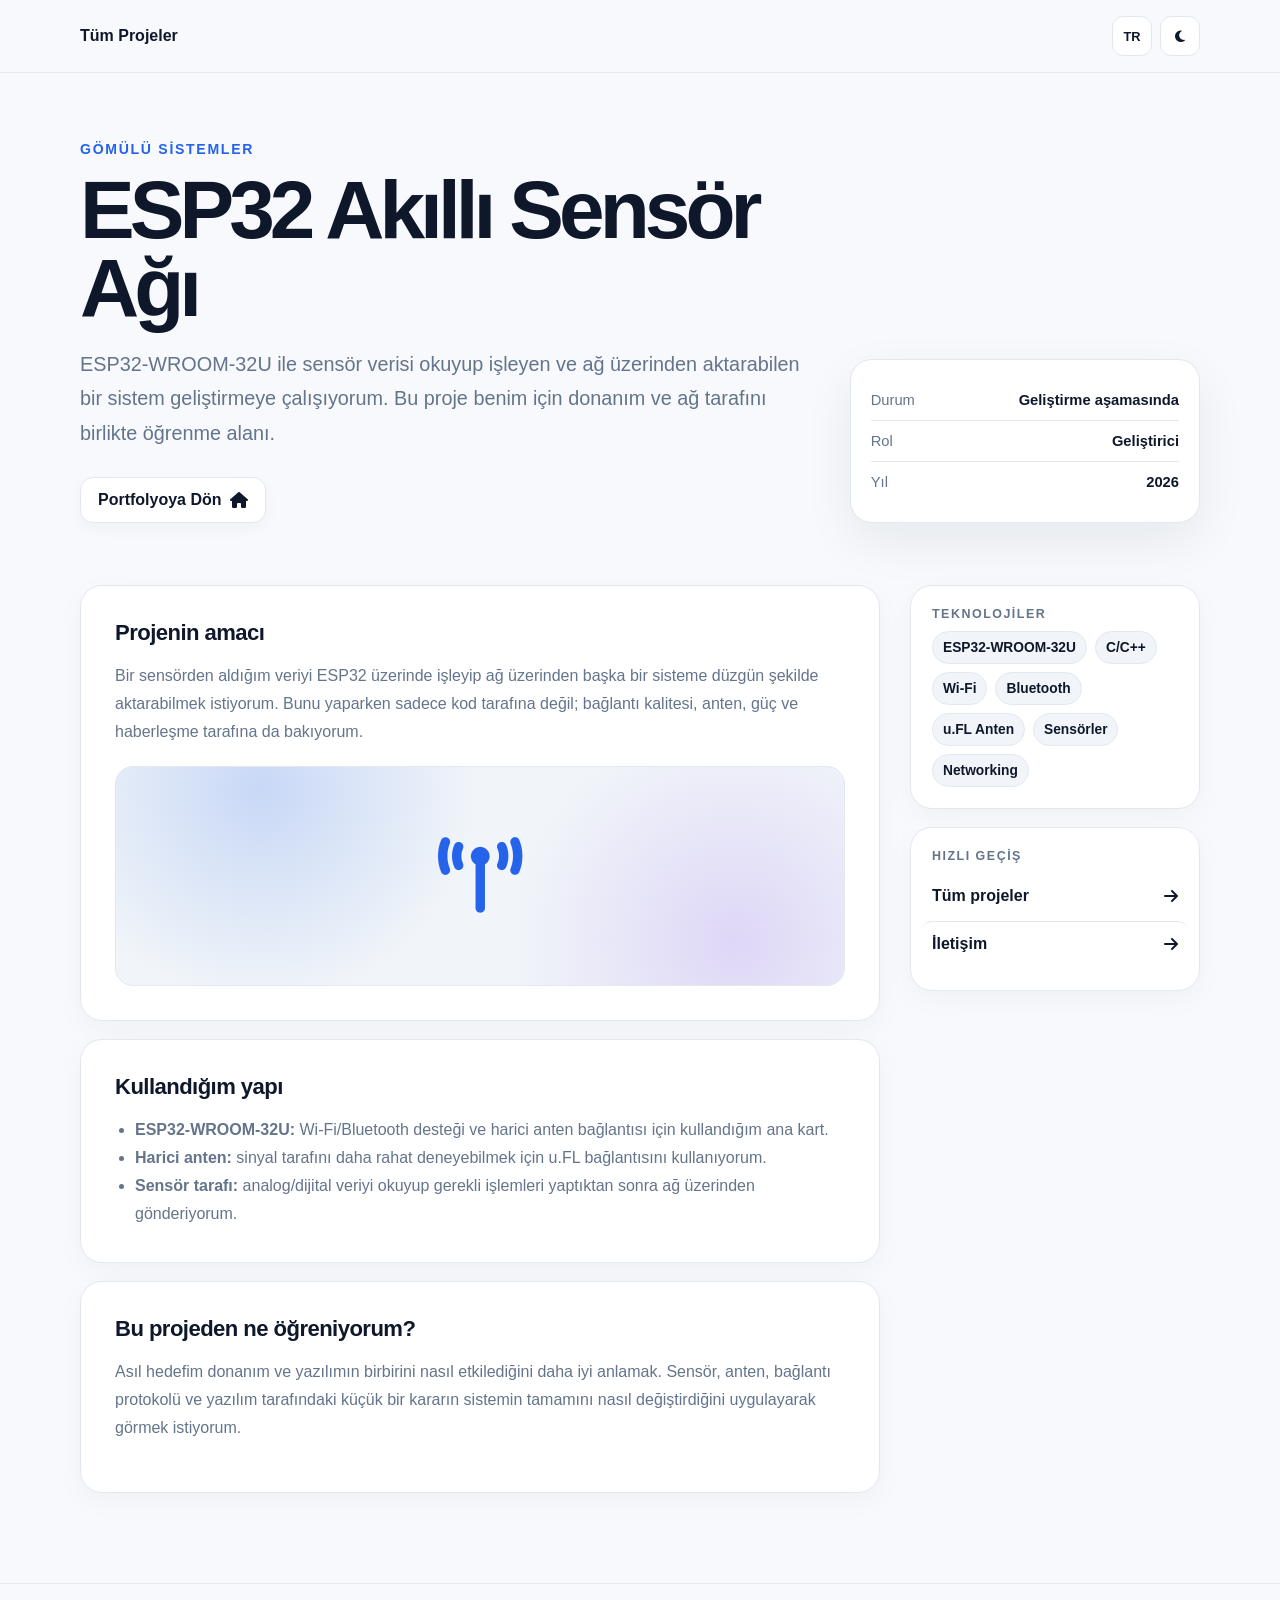
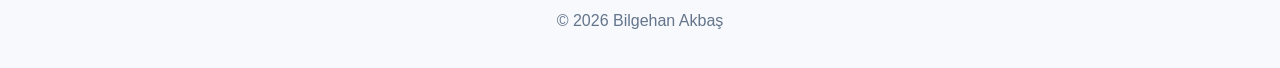
<file: esp32.html>
<!DOCTYPE html>
<html lang="tr"><head>
<meta charset="utf-8"/><meta content="width=device-width,initial-scale=1" name="viewport"/>
<title>ESP32 Akıllı Sensör Ağı — Bilgehan Akbaş</title><meta content="ESP32-WROOM-32U ve harici anten desteğiyle sensör verisini okumayı, işlemeyi ve ağ üzerinden merkezi sisteme aktarmayı hedefleyen gömülü sistem çalışması." name="description"/>
<link href="https://cdnjs.cloudflare.com/ajax/libs/font-awesome/6.7.2/css/all.min.css" rel="stylesheet"/><link href="project.css" rel="stylesheet"/>
</head><body>
<header class="topbar"><div class="shell topbar-inner"><a class="back" data-pi18n="back_projects" href="projects.html"><i class="fa-solid fa-arrow-left"></i>Tüm Projeler</a><div class="actions-top"><button aria-label="Dil değiştir" class="icon-btn" id="projectLangToggle">TR</button><button aria-label="Tema değiştir" class="icon-btn" id="themeToggle"></button></div></div></header>
<main>
<section class="hero"><div class="shell hero-grid">
<div class="reveal"><div class="eyebrow" data-pi18n="category">Gömülü Sistemler</div><h1 data-pi18n="title">ESP32 Akıllı Sensör Ağı</h1><p class="lead" data-pi18n="intro">ESP32-WROOM-32U ve harici anten desteğiyle sensör verisini okumayı, işlemeyi ve ağ üzerinden merkezi sisteme aktarmayı hedefleyen gömülü sistem çalışması.</p><div class="buttons"><a class="btn secondary" data-btn-i18n="portfolio" href="index.html#projeler"><i class="fa-solid fa-house"></i>Portfolyoya Dön</a></div></div>
<div class="meta reveal"><div class="meta-row"><span data-pi18n="status_label">Durum</span><span data-pi18n="status">Geliştirme aşamasında</span></div><div class="meta-row"><span data-pi18n="role_label">Rol</span><span data-pi18n="role">Geliştirici</span></div><div class="meta-row"><span data-pi18n="year_label">Yıl</span><span data-pi18n="year">2026</span></div></div>
</div></section>
<div class="shell content-grid"><article><section class="panel reveal" data-section-index="0"><h2 data-pi18n="section_0_title">Projenin amacı</h2><p>Fiziksel dünyadan alınan verileri güvenilir biçimde okuyup işleyen, ardından ağ üzerinden dijital ortama aktarabilen sağlam bir uç cihaz mimarisi kurmak. Çalışma; yalnızca yazılımı değil elektronik limitleri, sinyal kalitesini ve haberleşme katmanlarını da birlikte ele alıyor.</p><div class="visual"><i class="fa-solid fa-tower-broadcast"></i></div></section><section class="panel reveal" data-section-index="1"><h2 data-pi18n="section_1_title">Donanım yaklaşımı</h2><ul><li><strong>ESP32-WROOM-32U:</strong> Wi‑Fi/Bluetooth ve harici anten kullanımına uygun ana mikrodenetleyici.</li><li><strong>Harici anten:</strong> PCB antenin yetersiz kalabileceği ortamlarda u.FL üzerinden daha esnek RF kurulumu.</li><li><strong>Sensör katmanı:</strong> analog/dijital verinin okunması, filtrelenmesi ve aktarım öncesi işlenmesi.</li></ul></section><section class="panel reveal" data-section-index="2"><h2 data-pi18n="section_2_title">Öğrenme hedefi</h2><p>Donanım ile yazılım arasındaki sınırı daha iyi anlamak; ağ üzerinden veri taşıyan bir cihazda güç, sinyal, protokol ve veri işleme kararlarının birbirini nasıl etkilediğini uygulamalı görmek.</p></section></article><aside class="aside">
<div class="panel reveal"><div class="aside-title" data-pi18n="tech_title">Teknolojiler</div><div class="chips"><span class="chip">ESP32-WROOM-32U</span><span class="chip">C/C++</span><span class="chip">Wi‑Fi</span><span class="chip">Bluetooth</span><span class="chip">u.FL Anten</span><span class="chip">Sensörler</span><span class="chip">Networking</span></div></div>
<div class="panel reveal"><div class="aside-title" data-pi18n="quick_title">Hızlı Geçiş</div><a class="side-link" data-pi18n-link="all_projects" href="projects.html">Tüm projeler <i class="fa-solid fa-arrow-right"></i></a><a class="side-link" data-pi18n-link="contact" href="index.html#iletisim">İletişim <i class="fa-solid fa-arrow-right"></i></a></div>
</aside></div>
</main><footer class="footer"><div class="shell">© 2026 Bilgehan Akbaş</div></footer><script src="project.js"></script></body></html>
</file>
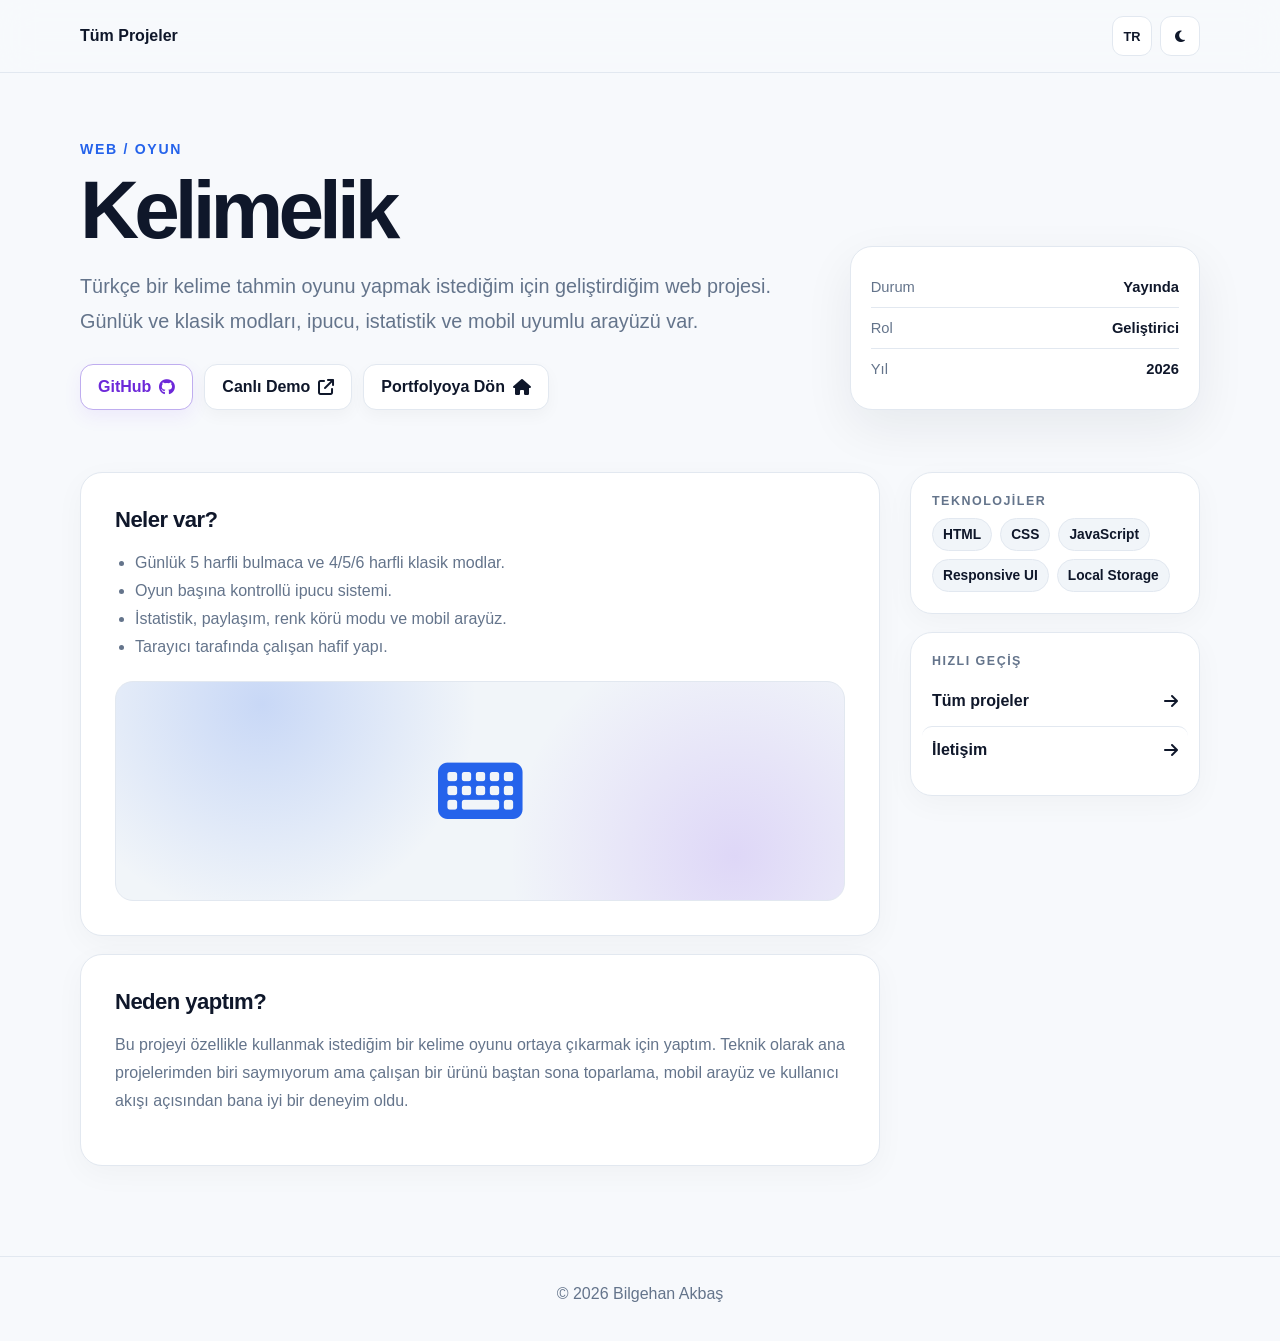
<file: kelimelik.html>
<!DOCTYPE html>
<html lang="tr"><head>
<meta charset="utf-8"/><meta content="width=device-width,initial-scale=1" name="viewport"/>
<title>Kelimelik — Bilgehan Akbaş</title><meta content="Gizli Türkçe kelimeyi sınırlı tahminle bulmaya dayanan, tarayıcıda çalışan kelime oyunu. Günlük ve klasik oyun modları, ipucu sistemi, istatistikler ve mobil uyumlu arayüz içerir." name="description"/>
<link href="https://cdnjs.cloudflare.com/ajax/libs/font-awesome/6.7.2/css/all.min.css" rel="stylesheet"/><link href="project.css" rel="stylesheet"/>
</head><body>
<header class="topbar"><div class="shell topbar-inner"><a class="back" data-pi18n="back_projects" href="projects.html"><i class="fa-solid fa-arrow-left"></i>Tüm Projeler</a><div class="actions-top"><button aria-label="Dil değiştir" class="icon-btn" id="projectLangToggle">TR</button><button aria-label="Tema değiştir" class="icon-btn" id="themeToggle"></button></div></div></header>
<main>
<section class="hero"><div class="shell hero-grid">
<div class="reveal"><div class="eyebrow" data-pi18n="category">Web / Oyun</div><h1 data-pi18n="title">Kelimelik</h1><p class="lead" data-pi18n="intro">Gizli Türkçe kelimeyi sınırlı tahminle bulmaya dayanan, tarayıcıda çalışan kelime oyunu. Günlük ve klasik oyun modları, ipucu sistemi, istatistikler ve mobil uyumlu arayüz içerir.</p><div class="buttons"><a class="btn primary" data-btn-i18n="github" href="https://github.com/BilgehanAkbas/Kelimelik" rel="noopener" target="_blank"><i class="fa-brands fa-github"></i>GitHub</a><a class="btn secondary" data-btn-i18n="live" href="https://kelime-lik.vercel.app/" rel="noopener" target="_blank"><i class="fa-solid fa-arrow-up-right-from-square"></i>Canlı Demo</a><a class="btn secondary" data-btn-i18n="portfolio" href="index.html#projeler"><i class="fa-solid fa-house"></i>Portfolyoya Dön</a></div></div>
<div class="meta reveal"><div class="meta-row"><span data-pi18n="status_label">Durum</span><span data-pi18n="status">Yayında</span></div><div class="meta-row"><span data-pi18n="role_label">Rol</span><span data-pi18n="role">Geliştirici</span></div><div class="meta-row"><span data-pi18n="year_label">Yıl</span><span data-pi18n="year">2026</span></div></div>
</div></section>
<div class="shell content-grid"><article><section class="panel reveal" data-section-index="0"><h2 data-pi18n="section_0_title">Neler var?</h2><ul><li>Günlük 5 harfli bulmaca ve 4/5/6 harfli klasik modlar.</li><li>Oyun başına kontrollü ipucu sistemi.</li><li>İstatistik, paylaşım, renk körü modu ve mobil arayüz.</li><li>Tarayıcı tarafında çalışan hafif yapı.</li></ul><div class="visual"><i class="fa-solid fa-keyboard"></i></div></section><section class="panel reveal" data-section-index="1"><h2 data-pi18n="section_1_title">Bu projeyi nasıl konumluyorum?</h2><p>Kelimelik, ürün fikrini hızlıca çalışan bir web deneyimine dönüştürmek amacıyla geliştirdiğim bir yan proje. Ana portfolyoda öne çıkardığım iki teknik çalışmadan biri değil; yine de ürünleştirme, responsive arayüz ve kullanıcı akışı açısından proje arşivimde yer alıyor.</p></section></article><aside class="aside">
<div class="panel reveal"><div class="aside-title" data-pi18n="tech_title">Teknolojiler</div><div class="chips"><span class="chip">HTML</span><span class="chip">CSS</span><span class="chip">JavaScript</span><span class="chip">Responsive UI</span><span class="chip">Local Storage</span></div></div>
<div class="panel reveal"><div class="aside-title" data-pi18n="quick_title">Hızlı Geçiş</div><a class="side-link" data-pi18n-link="all_projects" href="projects.html">Tüm projeler <i class="fa-solid fa-arrow-right"></i></a><a class="side-link" data-pi18n-link="contact" href="index.html#iletisim">İletişim <i class="fa-solid fa-arrow-right"></i></a></div>
</aside></div>
</main><footer class="footer"><div class="shell">© 2026 Bilgehan Akbaş</div></footer><script src="project.js"></script></body></html>
</file>
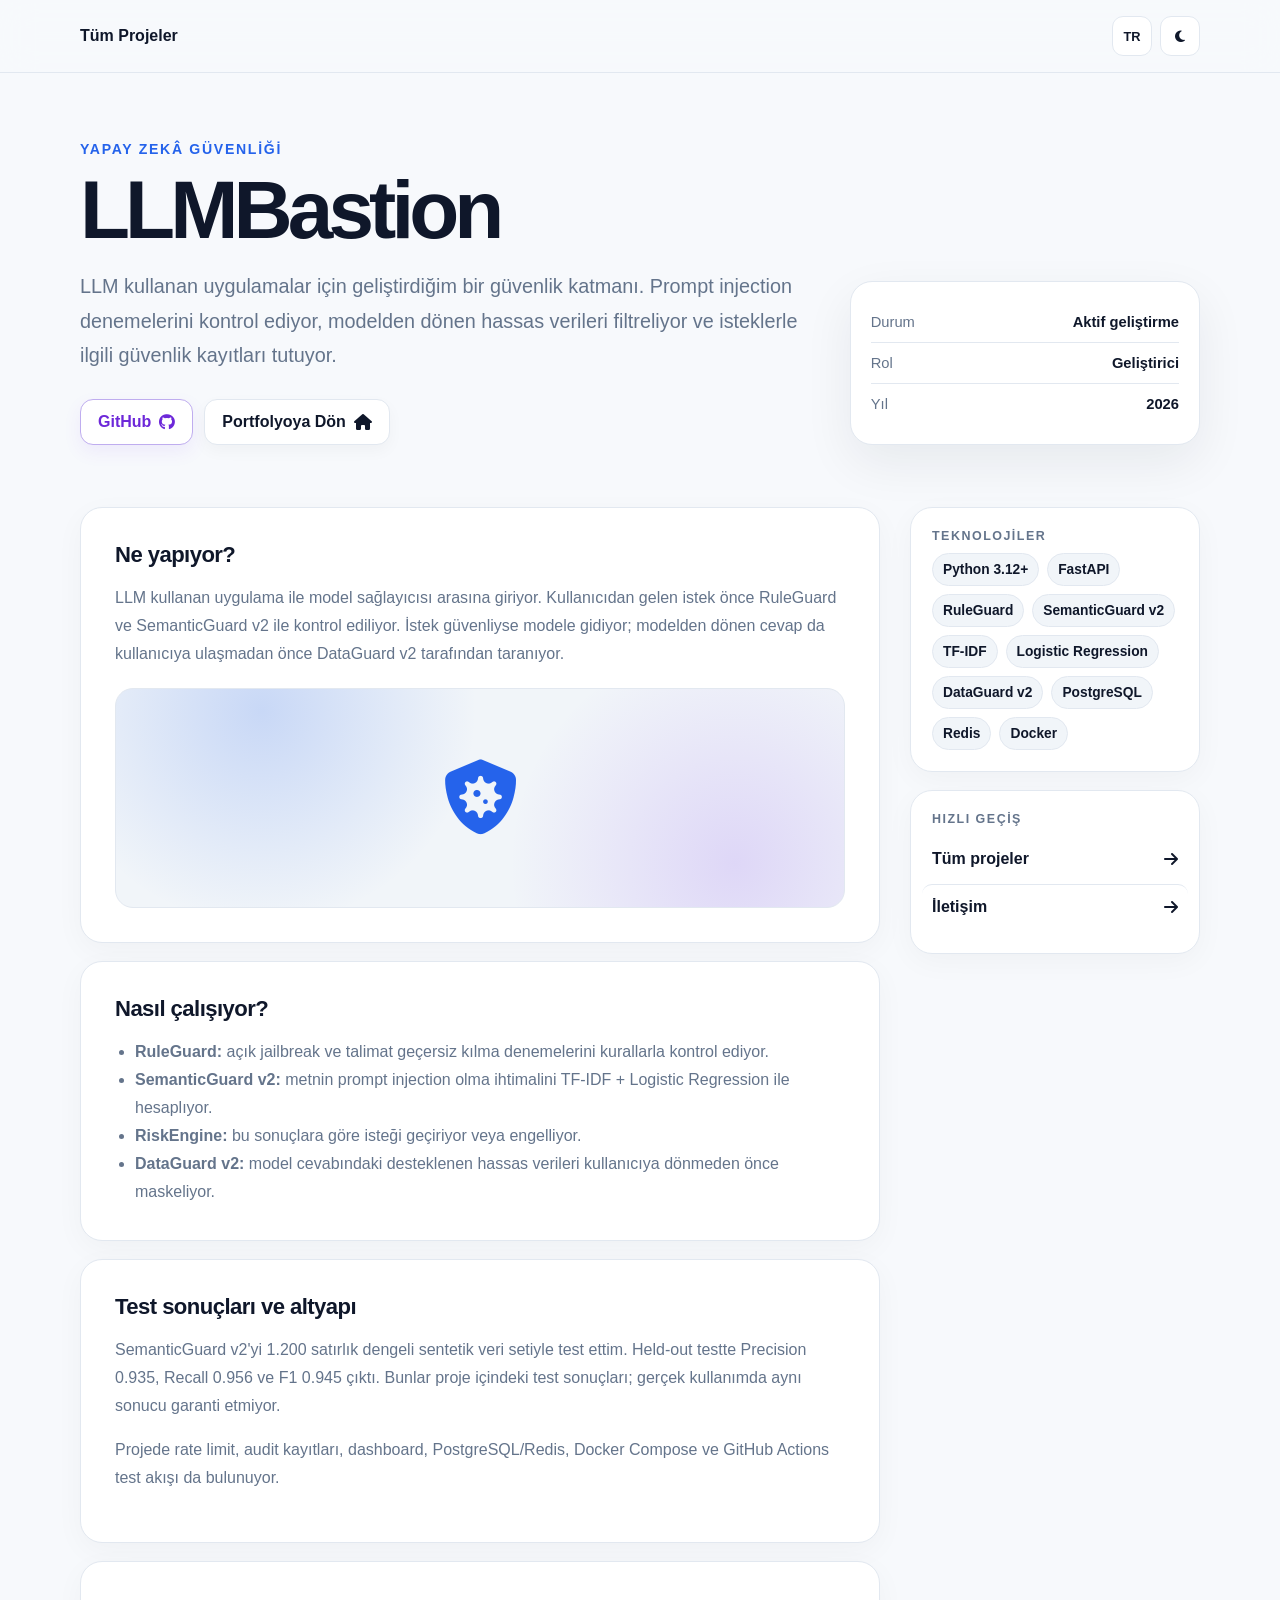
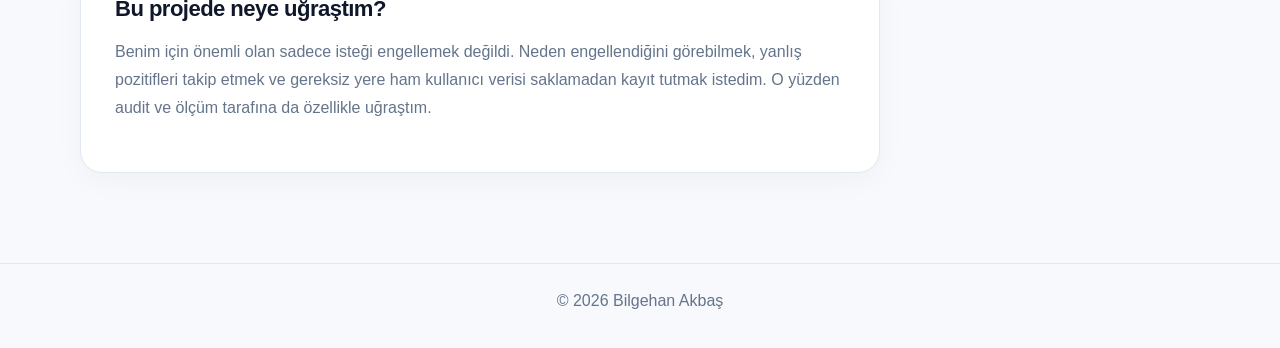
<file: llm-bastion.html>
<!DOCTYPE html>
<html lang="tr"><head>
<meta charset="utf-8"/><meta content="width=device-width,initial-scale=1" name="viewport"/>
<title>LLMBastion — Bilgehan Akbaş</title><meta content="Türkçe, İngilizce ve karma dil girdilerinde prompt injection tespiti, hassas çıktı koruması ve güvenlik gözlemlenebilirliği sağlayan self-hosted, API-first LLM güvenlik gateway'i." name="description"/>
<link href="https://cdnjs.cloudflare.com/ajax/libs/font-awesome/6.7.2/css/all.min.css" rel="stylesheet"/><link href="project.css" rel="stylesheet"/>
</head><body>
<header class="topbar"><div class="shell topbar-inner"><a class="back" data-pi18n="back_projects" href="projects.html"><i class="fa-solid fa-arrow-left"></i>Tüm Projeler</a><div class="actions-top"><button aria-label="Dil değiştir" class="icon-btn" id="projectLangToggle">TR</button><button aria-label="Tema değiştir" class="icon-btn" id="themeToggle"></button></div></div></header>
<main>
<section class="hero"><div class="shell hero-grid">
<div class="reveal"><div class="eyebrow" data-pi18n="category">Yapay Zekâ Güvenliği</div><h1 data-pi18n="title">LLMBastion</h1><p class="lead" data-pi18n="intro">Türkçe, İngilizce ve karma dil girdilerinde prompt injection tespiti, hassas çıktı koruması ve güvenlik gözlemlenebilirliği sağlayan self-hosted, API-first LLM güvenlik gateway'i.</p><div class="buttons"><a class="btn primary" data-btn-i18n="github" href="https://github.com/BilgehanAkbas/LLMBastion" rel="noopener" target="_blank"><i class="fa-brands fa-github"></i>GitHub</a><a class="btn secondary" data-btn-i18n="portfolio" href="index.html#projeler"><i class="fa-solid fa-house"></i>Portfolyoya Dön</a></div></div>
<div class="meta reveal"><div class="meta-row"><span data-pi18n="status_label">Durum</span><span data-pi18n="status">Aktif geliştirme</span></div><div class="meta-row"><span data-pi18n="role_label">Rol</span><span data-pi18n="role">Geliştirici</span></div><div class="meta-row"><span data-pi18n="year_label">Yıl</span><span data-pi18n="year">2026</span></div></div>
</div></section>
<div class="shell content-grid"><article><section class="panel reveal" data-section-index="0"><h2 data-pi18n="section_0_title">Ne çözüyor?</h2><p>LLM kullanan bir uygulama ile model sağlayıcısı arasına güvenlik katmanı olarak yerleşir. İstek model sağlayıcısına gitmeden önce RuleGuard ve SemanticGuard v2 tarafından incelenir; izin verilen model yanıtı kullanıcıya dönmeden önce DataGuard v2 tarafından hassas veri açısından taranır.</p><div class="visual"><i class="fa-solid fa-shield-virus"></i></div></section><section class="panel reveal" data-section-index="1"><h2 data-pi18n="section_1_title">Güvenlik hattı</h2><ul><li><strong>RuleGuard:</strong> açık talimat geçersiz kılma, jailbreak, sistem promptu çıkarma ve güvenlik atlatma denemelerini deterministik kurallarla yakalar.</li><li><strong>SemanticGuard v2:</strong> TF-IDF + Logistic Regression ile çok dilli prompt-injection olasılığı üretir.</li><li><strong>RiskEngine:</strong> test edilmiş eşiklere göre block/allow kararı verir.</li><li><strong>DataGuard v2:</strong> e-posta, Türk telefon numarası, JWT, özel anahtar blokları, doğrulanmış IBAN ve Luhn-geçerli kart numaraları gibi hassas çıktıları redakte eder.</li></ul></section><section class="panel reveal" data-section-index="2"><h2 data-pi18n="section_2_title">Ölçüm ve mimari</h2><p>SemanticGuard v2 için 1.200 satırlık dengeli sentetik veri seti üzerinde grup-duyarlı ayrım kullanıldı. Held-out değerlendirmede Precision 0.935, Recall 0.956 ve F1 0.945 elde edildi. Bu değerler proje içi kontrollü test sonucudur; üretim garantisi değildir.</p><p>Gateway ayrıca rate limiting, provider abstraction, audit/telemetry, dashboard, PostgreSQL/Redis destekli Docker Compose yapısı ve GitHub Actions test hattı içerir.</p></section><section class="panel reveal" data-section-index="3"><h2 data-pi18n="section_3_title">Benim odağım</h2><p>Projede yalnızca bir LLM API sarmalayıcısı yapmak yerine, güvenlik kararının neden verildiğini izlenebilir hale getirmeye; yanlış pozitif/negatif dengesini ölçmeye; ham prompt ve model yanıtlarını gereksiz yere saklamadan audit üretmeye odaklandım.</p></section></article><aside class="aside">
<div class="panel reveal"><div class="aside-title" data-pi18n="tech_title">Teknolojiler</div><div class="chips"><span class="chip">Python 3.12+</span><span class="chip">FastAPI</span><span class="chip">RuleGuard</span><span class="chip">SemanticGuard v2</span><span class="chip">TF-IDF</span><span class="chip">Logistic Regression</span><span class="chip">DataGuard v2</span><span class="chip">PostgreSQL</span><span class="chip">Redis</span><span class="chip">Docker</span></div></div>
<div class="panel reveal"><div class="aside-title" data-pi18n="quick_title">Hızlı Geçiş</div><a class="side-link" data-pi18n-link="all_projects" href="projects.html">Tüm projeler <i class="fa-solid fa-arrow-right"></i></a><a class="side-link" data-pi18n-link="contact" href="index.html#iletisim">İletişim <i class="fa-solid fa-arrow-right"></i></a></div>
</aside></div>
</main><footer class="footer"><div class="shell">© 2026 Bilgehan Akbaş</div></footer><script src="project.js"></script></body></html>
</file>
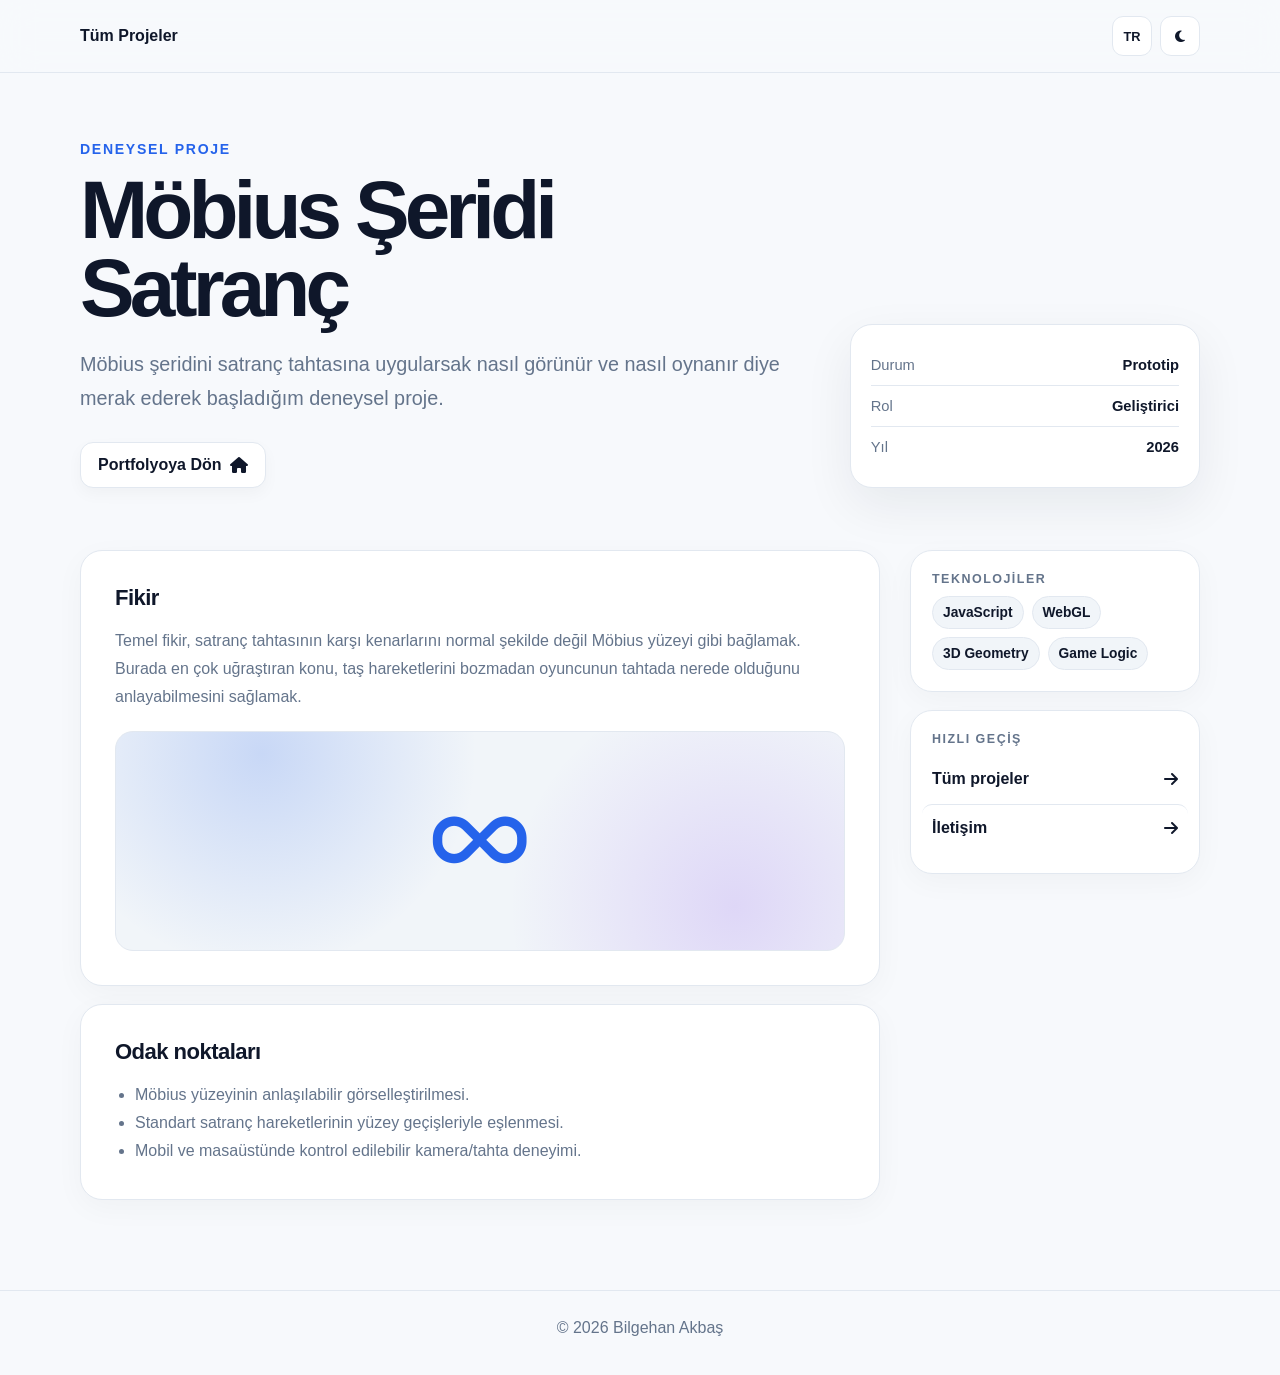
<file: mobius-chess.html>
<!DOCTYPE html>
<html lang="tr"><head>
<meta charset="utf-8"/><meta content="width=device-width,initial-scale=1" name="viewport"/>
<title>Möbius Şeridi Satranç — Bilgehan Akbaş</title><meta content="Standart satranç fikrini tek yüzeyli Möbius topolojisine taşıyan deneysel bir oyun arayüzü ve görselleştirme çalışması." name="description"/>
<link href="https://cdnjs.cloudflare.com/ajax/libs/font-awesome/6.7.2/css/all.min.css" rel="stylesheet"/><link href="project.css" rel="stylesheet"/>
</head><body>
<header class="topbar"><div class="shell topbar-inner"><a class="back" data-pi18n="back_projects" href="projects.html"><i class="fa-solid fa-arrow-left"></i>Tüm Projeler</a><div class="actions-top"><button aria-label="Dil değiştir" class="icon-btn" id="projectLangToggle">TR</button><button aria-label="Tema değiştir" class="icon-btn" id="themeToggle"></button></div></div></header>
<main>
<section class="hero"><div class="shell hero-grid">
<div class="reveal"><div class="eyebrow" data-pi18n="category">Deneysel Proje</div><h1 data-pi18n="title">Möbius Şeridi Satranç</h1><p class="lead" data-pi18n="intro">Standart satranç fikrini tek yüzeyli Möbius topolojisine taşıyan deneysel bir oyun arayüzü ve görselleştirme çalışması.</p><div class="buttons"><a class="btn secondary" data-btn-i18n="portfolio" href="index.html#projeler"><i class="fa-solid fa-house"></i>Portfolyoya Dön</a></div></div>
<div class="meta reveal"><div class="meta-row"><span data-pi18n="status_label">Durum</span><span data-pi18n="status">Prototip</span></div><div class="meta-row"><span data-pi18n="role_label">Rol</span><span data-pi18n="role">Geliştirici</span></div><div class="meta-row"><span data-pi18n="year_label">Yıl</span><span data-pi18n="year">2026</span></div></div>
</div></section>
<div class="shell content-grid"><article><section class="panel reveal" data-section-index="0"><h2 data-pi18n="section_0_title">Fikir</h2><p>Tahta kenarlarının klasik düzlem yerine Möbius yüzeyi üzerinden bağlandığı bir satranç varyantını görsel ve oynanabilir hale getirmeyi amaçlıyor. En zor kısım, oyuncunun yön duygusunu kaybetmeden taş hareketlerini topolojiyle tutarlı göstermektir.</p><div class="visual"><i class="fa-solid fa-infinity"></i></div></section><section class="panel reveal" data-section-index="1"><h2 data-pi18n="section_1_title">Odak noktaları</h2><ul><li>Möbius yüzeyinin anlaşılabilir görselleştirilmesi.</li><li>Standart satranç hareketlerinin yüzey geçişleriyle eşlenmesi.</li><li>Mobil ve masaüstünde kontrol edilebilir kamera/tahta deneyimi.</li></ul></section></article><aside class="aside">
<div class="panel reveal"><div class="aside-title" data-pi18n="tech_title">Teknolojiler</div><div class="chips"><span class="chip">JavaScript</span><span class="chip">WebGL</span><span class="chip">3D Geometry</span><span class="chip">Game Logic</span></div></div>
<div class="panel reveal"><div class="aside-title" data-pi18n="quick_title">Hızlı Geçiş</div><a class="side-link" data-pi18n-link="all_projects" href="projects.html">Tüm projeler <i class="fa-solid fa-arrow-right"></i></a><a class="side-link" data-pi18n-link="contact" href="index.html#iletisim">İletişim <i class="fa-solid fa-arrow-right"></i></a></div>
</aside></div>
</main><footer class="footer"><div class="shell">© 2026 Bilgehan Akbaş</div></footer><script src="project.js"></script></body></html>
</file>
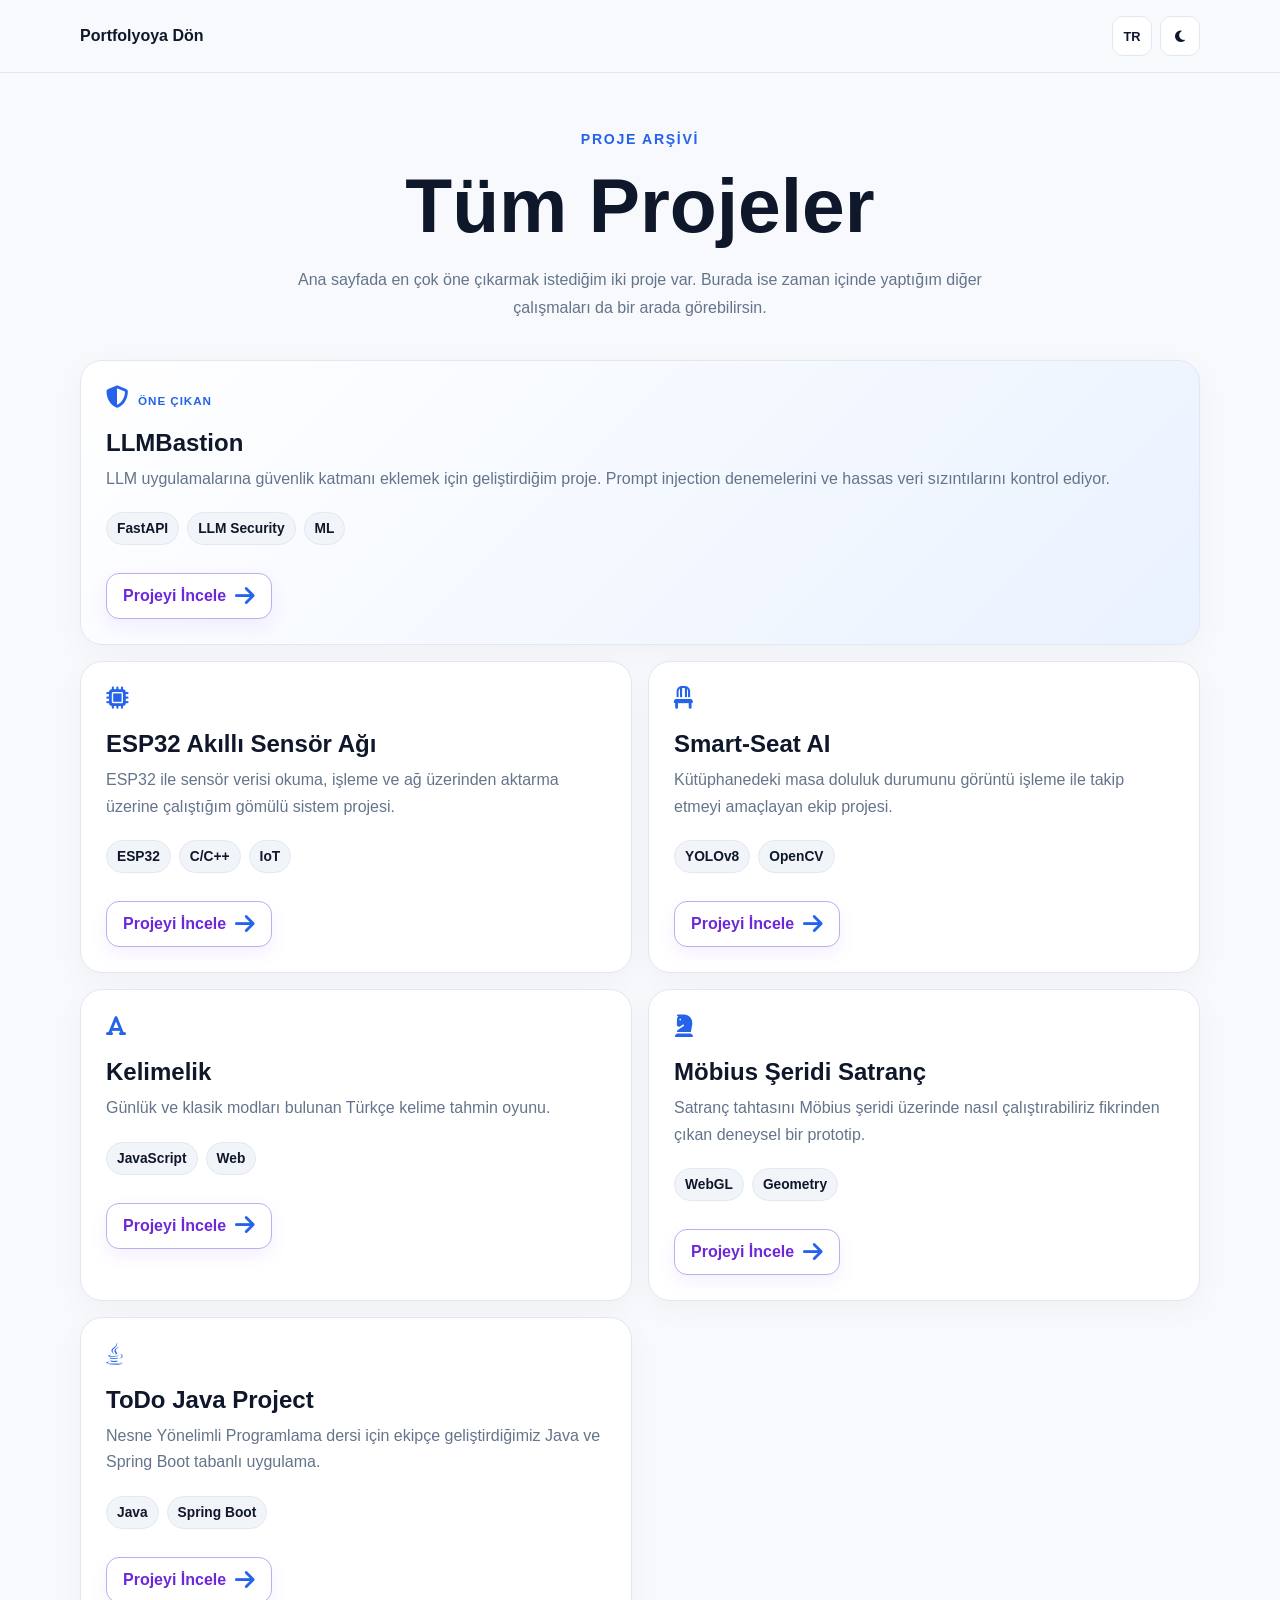
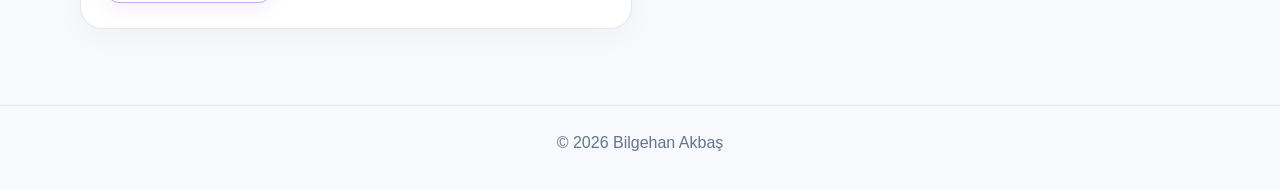
<file: projects.html>
<!DOCTYPE html>

<html lang="tr"><head>
<meta charset="utf-8"/><meta content="width=device-width,initial-scale=1" name="viewport"/><title>Projeler — Bilgehan Akbaş</title>
<meta content="Bilgehan Akbaş'ın yapay zekâ güvenliği, gömülü sistemler, görüntü işleme ve web projeleri." name="description"/>
<link href="https://cdnjs.cloudflare.com/ajax/libs/font-awesome/6.7.2/css/all.min.css" rel="stylesheet"/><link href="project.css" rel="stylesheet"/>
<style>
.archive{padding:58px 0 76px}.archive-head{text-align:center;max-width:760px;margin:0 auto 38px}.archive-head h1{font-size:clamp(2.6rem,6vw,4.8rem);margin:0 0 16px}.archive-head p{color:var(--muted);line-height:1.75}.archive-grid{display:grid;grid-template-columns:repeat(2,1fr);gap:16px}.archive-card{background:var(--surface);border:1px solid var(--line);border-radius:22px;padding:25px;text-decoration:none;display:flex;flex-direction:column;min-height:245px;transition:transform .2s ease,border-color .2s ease;box-shadow:0 8px 30px rgba(15,23,42,.035)}.archive-card:hover{transform:translateY(-3px);border-color:var(--primary)}.archive-card.featured{grid-column:span 2;background:linear-gradient(135deg,var(--surface),var(--primary-soft))}.archive-card i{font-size:1.4rem;color:var(--primary)}.archive-card h2{margin:20px 0 9px;font-size:1.5rem}.archive-card p{margin:0;color:var(--muted);line-height:1.65}.archive-card .chips{margin-top:auto;padding-top:20px}.flag{font-size:.73rem;font-weight:850;color:var(--primary);letter-spacing:.08em;text-transform:uppercase;margin-left:10px}@media(max-width:700px){.archive-grid{grid-template-columns:1fr}.archive-card.featured{grid-column:auto}}

@media(max-width:700px){
  .archive{padding:36px 0 calc(48px + var(--safe-bottom))}
  .archive-head{margin-bottom:26px}
  .archive-head h1{font-size:clamp(2.45rem,13vw,3.5rem);margin-bottom:12px}
  .archive-head p{font-size:.94rem;line-height:1.62}
  .archive-grid{gap:11px}
  .archive-card{min-height:0;padding:20px;border-radius:18px}
  .archive-card h2{font-size:1.28rem;margin:15px 0 7px}
  .archive-card p{font-size:.91rem;line-height:1.58}
  .archive-card .chips{padding-top:16px}
}


.archive-card i{transition:transform .22s ease}
.archive-card:hover i{transform:translateY(-2px) scale(1.08)}
.archive-card .chip{transition:border-color .2s ease,background .2s ease}
.archive-card:hover .chip{border-color:color-mix(in srgb,var(--primary) 25%,var(--line))}
@media(max-width:700px){.archive-card:hover i{transform:none}}


.archive-actions .btn{
  position:relative;
  overflow:hidden;
  transition:transform .2s cubic-bezier(.2,.8,.2,1),box-shadow .2s ease;
}
.archive-actions .btn::before{
  content:"";position:absolute;inset:-2px;
  background:linear-gradient(110deg,transparent 25%,rgba(255,255,255,.22) 45%,transparent 65%);
  transform:translateX(-135%);transition:transform .5s ease;pointer-events:none;
}
.archive-actions .btn:hover::before{transform:translateX(135%)}
.archive-actions .btn:hover{transform:translateY(-2px) scale(1.018)}
.archive-actions .btn:active{transform:scale(.982)}
.archive-actions .btn i{transition:transform .2s ease}
.archive-actions .btn:hover i{transform:translateX(4px)}
@media(max-width:700px){
  .archive-actions .btn{width:100%;justify-content:center}
  .archive-actions .btn:hover{transform:none}
}
@media(prefers-reduced-motion:reduce){
  .archive-actions .btn::before{display:none}
  .archive-actions .btn:hover{transform:none}
}


.archive-head .eyebrow{
  font-size:.88rem;
  letter-spacing:.12em;
}
.archive-actions{
  margin-top:24px;
  padding-top:2px;
}
.archive-actions .btn{
  min-height:46px;
  padding:0 16px;
  border-radius:13px;
  gap:9px;
  background:linear-gradient(135deg,#2563eb,#4f46e5);
  color:#fff;
  border-color:transparent;
  box-shadow:0 9px 22px rgba(37,99,235,.18);
}
.archive-actions .btn:hover{
  background:linear-gradient(135deg,#1d4ed8,#4338ca);
  box-shadow:0 13px 28px rgba(37,99,235,.25);
}
.archive-content .chips{margin-bottom:2px}
@media(max-width:700px){
  .archive-head .eyebrow{font-size:.8rem}
  .archive-actions{margin-top:20px}
}

/* V9 lighter archive CTA */
.archive-actions .btn{
  background:var(--surface)!important;
  color:#6d28d9!important;
  border:1px solid color-mix(in srgb,#7c3aed 34%,var(--line))!important;
  box-shadow:0 7px 18px rgba(124,58,237,.08)!important;
}
.archive-actions .btn:hover{
  background:color-mix(in srgb,#7c3aed 8%,var(--surface))!important;
  color:#5b21b6!important;
  border-color:color-mix(in srgb,#7c3aed 56%,var(--line))!important;
  box-shadow:0 10px 24px rgba(124,58,237,.13)!important;
}
body.dark .archive-actions .btn{
  background:color-mix(in srgb,#7c3aed 10%,var(--surface))!important;
  color:#c4b5fd!important;
}

</style></head><body>
<header class="topbar"><div class="shell topbar-inner"><a class="back" data-pi18n="back_portfolio" href="index.html#projeler"><i class="fa-solid fa-arrow-left"></i>Portfolyoya Dön</a><div class="actions-top"><button aria-label="Dil değiştir" class="icon-btn" id="projectLangToggle">TR</button><button aria-label="Tema değiştir" class="icon-btn" id="themeToggle"></button></div></div></header>
<main class="archive"><div class="shell">
<div class="archive-head reveal"><div class="eyebrow" data-pi18n="archive_kicker">Proje Arşivi</div><h1 data-pi18n="archive_title">Tüm Projeler</h1><p data-pi18n="archive_desc">Ana sayfada en güçlü iki çalışmayı öne çıkarıyorum. Burada ise tamamladığım, denediğim veya öğrenme amacıyla geliştirdiğim diğer işleri de görebilirsin.</p></div>
<div class="archive-grid">
<article class="archive-card featured reveal"><div class="archive-content"><div><i class="fa-solid fa-shield-halved"></i><span class="flag" data-pi18n="featured">Öne çıkan</span></div><h2 data-pi18n="llm_title">LLMBastion</h2><p data-pi18n="llm_desc">Prompt injection tespiti, hassas çıktı koruması, audit ve telemetry sağlayan LLM security gateway.</p><div class="chips"><span class="chip">FastAPI</span><span class="chip">LLM Security</span><span class="chip">ML</span></div></div><div class="archive-actions"><a class="btn btn-primary" href="llm-bastion.html"><span data-pi18n="view_project">Projeyi İncele</span><i class="fa-solid fa-arrow-right"></i></a></div></article>
<article class="archive-card reveal"><div class="archive-content"><i class="fa-solid fa-microchip"></i><h2 data-pi18n="esp_title">ESP32 Akıllı Sensör Ağı</h2><p data-pi18n="esp_desc">Gömülü sistem, sensör işleme ve ağ haberleşmesi odağında uç cihaz çalışması.</p><div class="chips"><span class="chip">ESP32</span><span class="chip">C/C++</span><span class="chip">IoT</span></div></div><div class="archive-actions"><a class="btn btn-primary" href="esp32.html"><span data-pi18n="view_project">Projeyi İncele</span><i class="fa-solid fa-arrow-right"></i></a></div></article>
<article class="archive-card reveal"><div class="archive-content"><i class="fa-solid fa-chair"></i><h2 data-pi18n="smart_title">Smart-Seat AI</h2><p data-pi18n="smart_desc">Kütüphane masa doluluk durumunu görüntü işleme ile sınıflandıran ekip projesi.</p><div class="chips"><span class="chip">YOLOv8</span><span class="chip">OpenCV</span></div></div><div class="archive-actions"><a class="btn btn-primary" href="smart-seat.html"><span data-pi18n="view_project">Projeyi İncele</span><i class="fa-solid fa-arrow-right"></i></a></div></article>
<article class="archive-card reveal"><div class="archive-content"><i class="fa-solid fa-font"></i><h2 data-pi18n="kelimelik_title">Kelimelik</h2><p data-pi18n="kelimelik_desc">Günlük ve klasik modları bulunan Türkçe kelime tahmin oyunu.</p><div class="chips"><span class="chip">JavaScript</span><span class="chip">Web</span></div></div><div class="archive-actions"><a class="btn btn-primary" href="kelimelik.html"><span data-pi18n="view_project">Projeyi İncele</span><i class="fa-solid fa-arrow-right"></i></a></div></article>
<article class="archive-card reveal"><div class="archive-content"><i class="fa-solid fa-chess-knight"></i><h2 data-pi18n="mobius_title">Möbius Şeridi Satranç</h2><p data-pi18n="mobius_desc">Satranç mantığını tek yüzeyli topoloji üzerinde deneyen görselleştirme prototipi.</p><div class="chips"><span class="chip">WebGL</span><span class="chip">Geometry</span></div></div><div class="archive-actions"><a class="btn btn-primary" href="mobius-chess.html"><span data-pi18n="view_project">Projeyi İncele</span><i class="fa-solid fa-arrow-right"></i></a></div></article>
<article class="archive-card reveal"><div class="archive-content"><i class="fa-brands fa-java"></i><h2 data-pi18n="todo_title">ToDo Java Project</h2><p data-pi18n="todo_desc">OOP dersi kapsamında geliştirilen Spring Boot tabanlı görev ve not uygulaması.</p><div class="chips"><span class="chip">Java</span><span class="chip">Spring Boot</span></div></div><div class="archive-actions"><a class="btn btn-primary" href="todo-project.html"><span data-pi18n="view_project">Projeyi İncele</span><i class="fa-solid fa-arrow-right"></i></a></div></article>
</div></div></main>
<footer class="footer"><div class="shell">© 2026 Bilgehan Akbaş</div></footer><script src="project.js"></script></body></html>
</file>
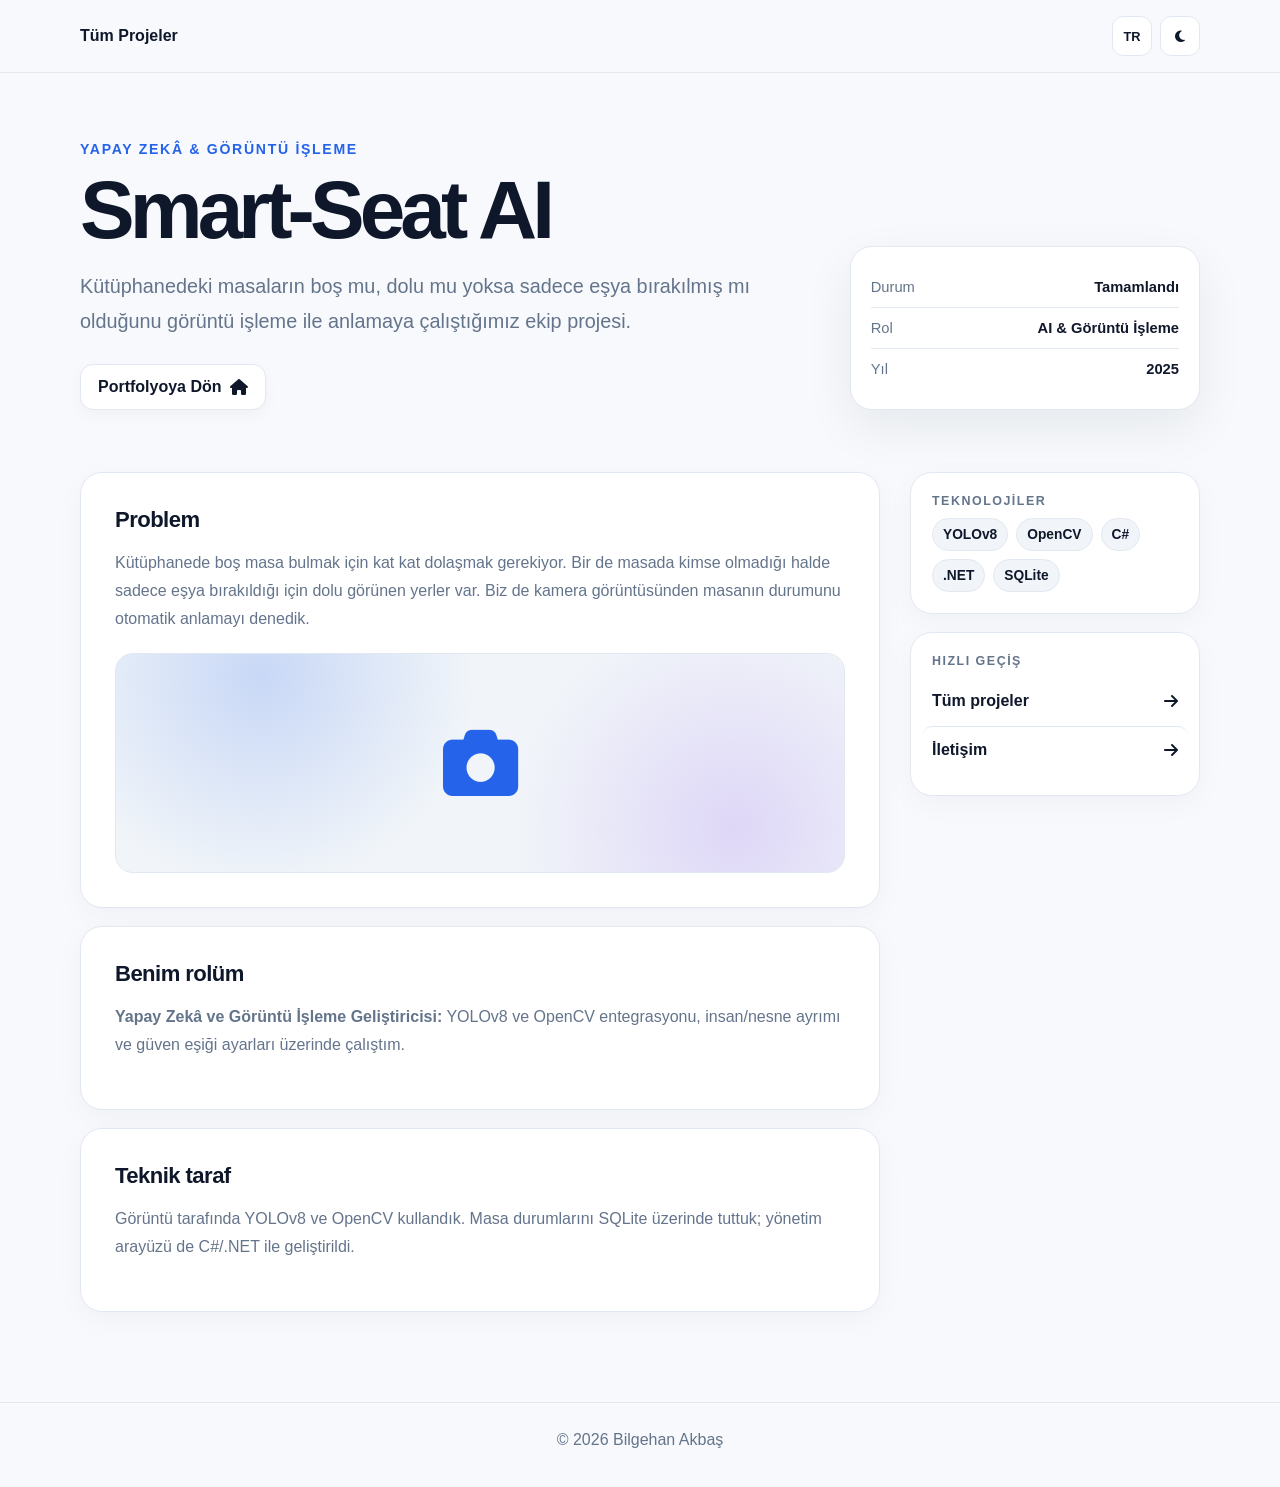
<file: smart-seat.html>
<!DOCTYPE html>
<html lang="tr"><head>
<meta charset="utf-8"/><meta content="width=device-width,initial-scale=1" name="viewport"/>
<title>Smart-Seat AI — Bilgehan Akbaş</title><meta content="Kütüphane masalarının boş, dolu veya eşya bırakılarak rezerve edilmiş durumlarını görüntü işleme ile sınıflandırmayı hedefleyen ekip projesi." name="description"/>
<link href="https://cdnjs.cloudflare.com/ajax/libs/font-awesome/6.7.2/css/all.min.css" rel="stylesheet"/><link href="project.css" rel="stylesheet"/>
</head><body>
<header class="topbar"><div class="shell topbar-inner"><a class="back" data-pi18n="back_projects" href="projects.html"><i class="fa-solid fa-arrow-left"></i>Tüm Projeler</a><div class="actions-top"><button aria-label="Dil değiştir" class="icon-btn" id="projectLangToggle">TR</button><button aria-label="Tema değiştir" class="icon-btn" id="themeToggle"></button></div></div></header>
<main>
<section class="hero"><div class="shell hero-grid">
<div class="reveal"><div class="eyebrow" data-pi18n="category">Yapay Zekâ &amp; Görüntü İşleme</div><h1 data-pi18n="title">Smart-Seat AI</h1><p class="lead" data-pi18n="intro">Kütüphane masalarının boş, dolu veya eşya bırakılarak rezerve edilmiş durumlarını görüntü işleme ile sınıflandırmayı hedefleyen ekip projesi.</p><div class="buttons"><a class="btn secondary" data-btn-i18n="portfolio" href="index.html#projeler"><i class="fa-solid fa-house"></i>Portfolyoya Dön</a></div></div>
<div class="meta reveal"><div class="meta-row"><span data-pi18n="status_label">Durum</span><span data-pi18n="status">Tamamlandı</span></div><div class="meta-row"><span data-pi18n="role_label">Rol</span><span data-pi18n="role">AI &amp; Görüntü İşleme</span></div><div class="meta-row"><span data-pi18n="year_label">Yıl</span><span data-pi18n="year">2025</span></div></div>
</div></section>
<div class="shell content-grid"><article><section class="panel reveal" data-section-index="0"><h2 data-pi18n="section_0_title">Problem</h2><p>Öğrencilerin boş masa ararken katları dolaşması ve yalnızca eşya bırakılmış masaların dolu görünmesi kapasite kullanımını düşürüyor. Sistem kamera görüntülerinden masa durumunu anlık sınıflandırmayı hedefliyor.</p><div class="visual"><i class="fa-solid fa-camera"></i></div></section><section class="panel reveal" data-section-index="1"><h2 data-pi18n="section_1_title">Benim rolüm</h2><p><strong>Yapay Zekâ ve Görüntü İşleme Geliştiricisi:</strong> YOLOv8 ve OpenCV entegrasyonu, insan/nesne ayrımı ve güven eşiği ayarları üzerinde çalıştım.</p></section><section class="panel reveal" data-section-index="2"><h2 data-pi18n="section_2_title">Teknik yapı</h2><p>Görüntü analizi YOLOv8 ve OpenCV ile; masa durumu yönetimi SQLite ile; yönetim arayüzü ise C#/.NET tarafında ele alındı.</p></section></article><aside class="aside">
<div class="panel reveal"><div class="aside-title" data-pi18n="tech_title">Teknolojiler</div><div class="chips"><span class="chip">YOLOv8</span><span class="chip">OpenCV</span><span class="chip">C#</span><span class="chip">.NET</span><span class="chip">SQLite</span></div></div>
<div class="panel reveal"><div class="aside-title" data-pi18n="quick_title">Hızlı Geçiş</div><a class="side-link" data-pi18n-link="all_projects" href="projects.html">Tüm projeler <i class="fa-solid fa-arrow-right"></i></a><a class="side-link" data-pi18n-link="contact" href="index.html#iletisim">İletişim <i class="fa-solid fa-arrow-right"></i></a></div>
</aside></div>
</main><footer class="footer"><div class="shell">© 2026 Bilgehan Akbaş</div></footer><script src="project.js"></script></body></html>
</file>
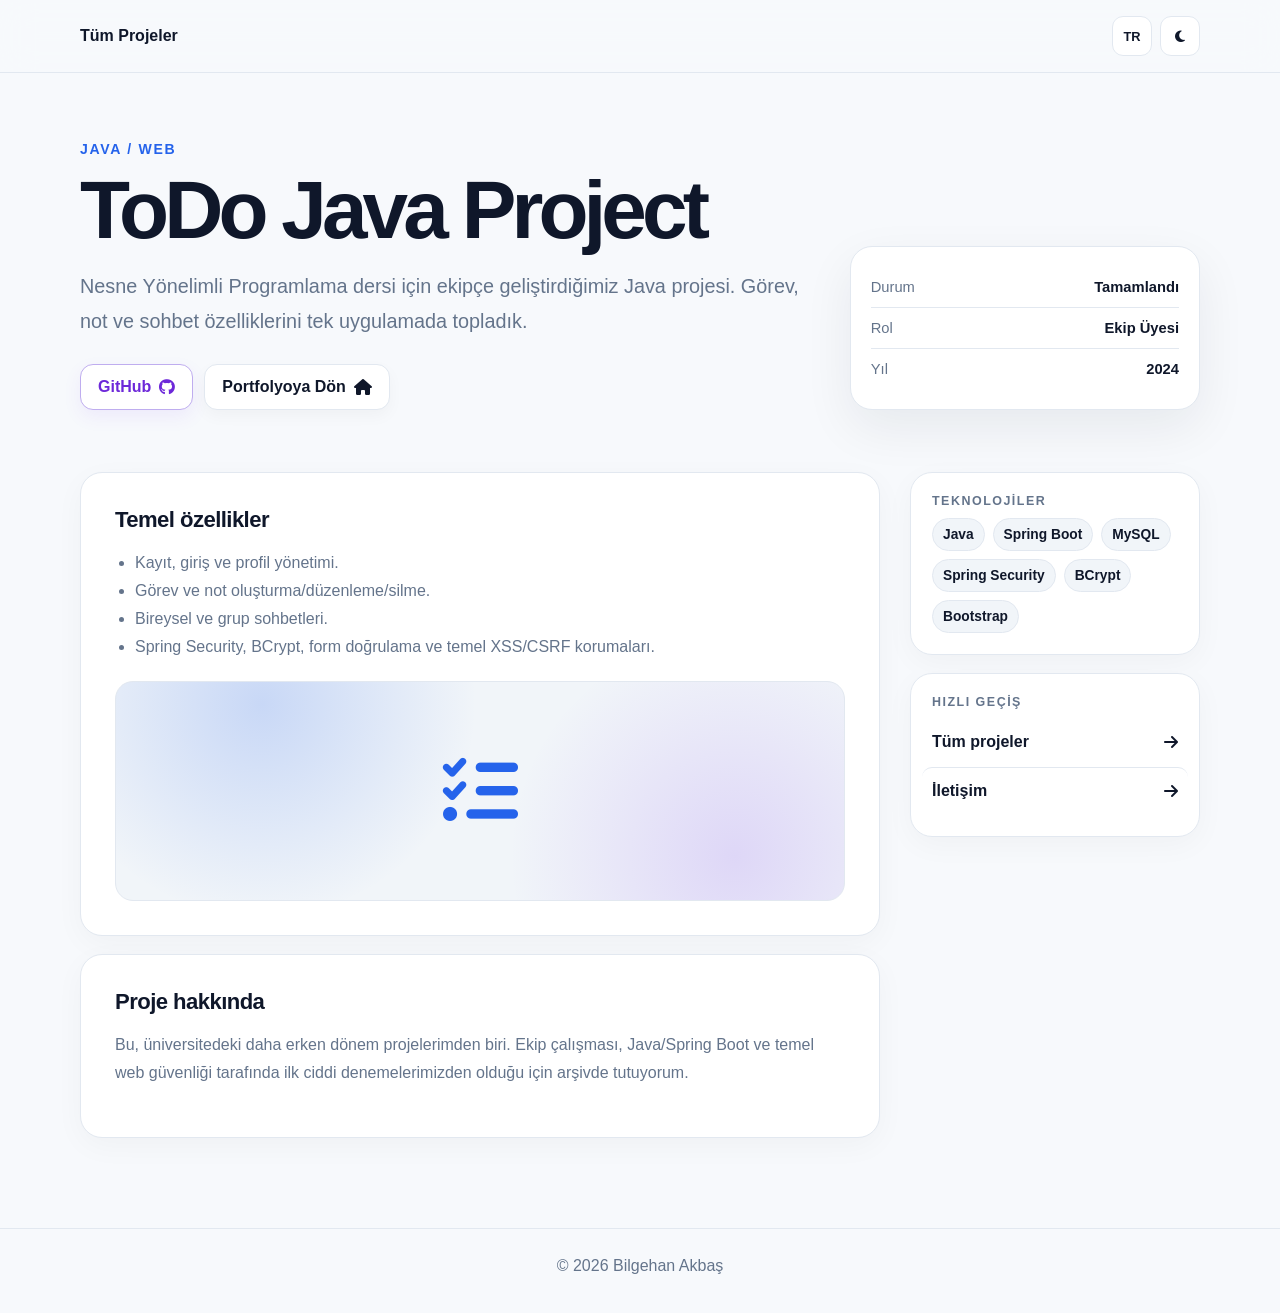
<file: todo-project.html>
<!DOCTYPE html>
<html lang="tr"><head>
<meta charset="utf-8"/><meta content="width=device-width,initial-scale=1" name="viewport"/>
<title>ToDo Java Project — Bilgehan Akbaş</title><meta content="Görev, not ve sohbet özelliklerini tek uygulamada birleştiren; Java ve Spring Boot tabanlı sınıf projesi." name="description"/>
<link href="https://cdnjs.cloudflare.com/ajax/libs/font-awesome/6.7.2/css/all.min.css" rel="stylesheet"/><link href="project.css" rel="stylesheet"/>
</head><body>
<header class="topbar"><div class="shell topbar-inner"><a class="back" data-pi18n="back_projects" href="projects.html"><i class="fa-solid fa-arrow-left"></i>Tüm Projeler</a><div class="actions-top"><button aria-label="Dil değiştir" class="icon-btn" id="projectLangToggle">TR</button><button aria-label="Tema değiştir" class="icon-btn" id="themeToggle"></button></div></div></header>
<main>
<section class="hero"><div class="shell hero-grid">
<div class="reveal"><div class="eyebrow" data-pi18n="category">Java / Web</div><h1 data-pi18n="title">ToDo Java Project</h1><p class="lead" data-pi18n="intro">Görev, not ve sohbet özelliklerini tek uygulamada birleştiren; Java ve Spring Boot tabanlı sınıf projesi.</p><div class="buttons"><a class="btn primary" data-btn-i18n="github" href="https://github.com/Bilgehankbs/ToDoList" rel="noopener" target="_blank"><i class="fa-brands fa-github"></i>GitHub</a><a class="btn secondary" data-btn-i18n="portfolio" href="index.html#projeler"><i class="fa-solid fa-house"></i>Portfolyoya Dön</a></div></div>
<div class="meta reveal"><div class="meta-row"><span data-pi18n="status_label">Durum</span><span data-pi18n="status">Tamamlandı</span></div><div class="meta-row"><span data-pi18n="role_label">Rol</span><span data-pi18n="role">Ekip Üyesi</span></div><div class="meta-row"><span data-pi18n="year_label">Yıl</span><span data-pi18n="year">2024</span></div></div>
</div></section>
<div class="shell content-grid"><article><section class="panel reveal" data-section-index="0"><h2 data-pi18n="section_0_title">Temel özellikler</h2><ul><li>Kayıt, giriş ve profil yönetimi.</li><li>Görev ve not oluşturma/düzenleme/silme.</li><li>Bireysel ve grup sohbetleri.</li><li>Spring Security, BCrypt, form doğrulama ve temel XSS/CSRF korumaları.</li></ul><div class="visual"><i class="fa-solid fa-list-check"></i></div></section><section class="panel reveal" data-section-index="1"><h2 data-pi18n="section_1_title">Bağlam</h2><p>Nesne Yönelimli Programlama dersinde ekip halinde geliştirilen erken dönem projem. Portfolyoda geçmiş öğrenme sürecini göstermek için tutuluyor.</p></section></article><aside class="aside">
<div class="panel reveal"><div class="aside-title" data-pi18n="tech_title">Teknolojiler</div><div class="chips"><span class="chip">Java</span><span class="chip">Spring Boot</span><span class="chip">MySQL</span><span class="chip">Spring Security</span><span class="chip">BCrypt</span><span class="chip">Bootstrap</span></div></div>
<div class="panel reveal"><div class="aside-title" data-pi18n="quick_title">Hızlı Geçiş</div><a class="side-link" data-pi18n-link="all_projects" href="projects.html">Tüm projeler <i class="fa-solid fa-arrow-right"></i></a><a class="side-link" data-pi18n-link="contact" href="index.html#iletisim">İletişim <i class="fa-solid fa-arrow-right"></i></a></div>
</aside></div>
</main><footer class="footer"><div class="shell">© 2026 Bilgehan Akbaş</div></footer><script src="project.js"></script></body></html>
</file>
<file: project.css>
:root{
  --bg:#f7f9fc;--surface:#fff;--surface-2:#f1f5f9;--text:#0f172a;--muted:#64748b;
  --line:#e2e8f0;--primary:#2563eb;--primary-soft:#eaf2ff;--shadow:0 18px 50px rgba(15,23,42,.07)
}
*{box-sizing:border-box}html{scroll-behavior:smooth}body{margin:0;background:var(--bg);color:var(--text);font-family:Inter,ui-sans-serif,-apple-system,BlinkMacSystemFont,"Segoe UI",sans-serif;transition:.25s;overflow-x:hidden}
body.dark{--bg:#0b1220;--surface:#111c2f;--surface-2:#172338;--text:#eef4ff;--muted:#9aabc2;--line:#29384f;--primary:#69a7ff;--primary-soft:#142746;--shadow:0 20px 55px rgba(0,0,0,.28);color-scheme:dark}
a{color:inherit}.shell{width:min(1120px,calc(100% - 36px));margin:auto}.topbar{position:sticky;top:0;z-index:20;background:color-mix(in srgb,var(--bg) 84%,transparent);backdrop-filter:blur(16px);border-bottom:1px solid var(--line)}.topbar-inner{height:72px;display:flex;align-items:center;justify-content:space-between;gap:18px}.back{display:inline-flex;align-items:center;gap:9px;text-decoration:none;font-weight:850}.actions-top{display:flex;gap:8px}.icon-btn{width:40px;height:40px;border-radius:12px;border:1px solid var(--line);background:var(--surface);color:var(--text);cursor:pointer}
.hero{padding:68px 0 34px}.hero-grid{display:grid;grid-template-columns:minmax(0,1.5fr) minmax(260px,.72fr);gap:40px;align-items:end}.eyebrow{font-size:.8rem;letter-spacing:.12em;text-transform:uppercase;font-weight:850;color:var(--primary);margin-bottom:14px}.hero h1{font-size:clamp(2.7rem,6.4vw,5.2rem);line-height:.95;letter-spacing:-.06em;margin:0 0 20px}.lead{font-size:clamp(1.05rem,2vw,1.24rem);line-height:1.75;color:var(--muted);margin:0}.buttons{display:flex;gap:10px;flex-wrap:wrap;margin-top:26px}.btn{display:inline-flex;align-items:center;justify-content:center;gap:8px;text-decoration:none;border:1px solid var(--line);border-radius:12px;padding:11px 15px;font-weight:800}.btn.primary{background:#2563eb;color:#fff;border-color:#2563eb}.btn.secondary{background:var(--surface)}
.meta{background:var(--surface);border:1px solid var(--line);border-radius:22px;padding:20px;box-shadow:var(--shadow)}.meta-row{display:flex;justify-content:space-between;gap:18px;padding:12px 0;border-bottom:1px solid var(--line);font-size:.92rem}.meta-row:last-child{border:0}.meta-row span:first-child{color:var(--muted)}.meta-row span:last-child{text-align:right;font-weight:800}
.content-grid{display:grid;grid-template-columns:minmax(0,1fr) 290px;gap:30px;padding:28px 0 72px}.panel{background:var(--surface);border:1px solid var(--line);border-radius:22px;padding:clamp(22px,4vw,34px);margin-bottom:18px;box-shadow:0 8px 30px rgba(15,23,42,.035)}.panel h2{font-size:1.38rem;margin:0 0 14px;letter-spacing:-.025em}.panel p,.panel li{color:var(--muted);line-height:1.75}.panel ul{padding-left:20px;margin-bottom:0}.visual{height:220px;border-radius:18px;background:radial-gradient(circle at 20% 10%,rgba(37,99,235,.2),transparent 35%),radial-gradient(circle at 85% 80%,rgba(124,58,237,.16),transparent 35%),var(--surface-2);border:1px solid var(--line);display:grid;place-items:center;margin-top:20px;overflow:hidden}.visual i{font-size:4.7rem;color:var(--primary)}.chips{display:flex;flex-wrap:wrap;gap:8px}.chip{padding:8px 10px;border-radius:999px;background:var(--surface-2);border:1px solid var(--line);font-weight:750;font-size:.86rem}.aside{position:sticky;top:94px;align-self:start}.aside .panel{padding:21px}.aside-title{font-size:.78rem;text-transform:uppercase;letter-spacing:.12em;color:var(--muted);font-weight:850;margin-bottom:10px}.side-link{display:flex;justify-content:space-between;align-items:center;text-decoration:none;padding:12px 0;border-bottom:1px solid var(--line);font-weight:750}.side-link:last-child{border:0}.footer{padding:28px 0 38px;text-align:center;color:var(--muted);border-top:1px solid var(--line)}.reveal{opacity:0;transform:translateY(14px);transition:.55s}.reveal.visible{opacity:1;transform:none}
@media(max-width:850px){.hero-grid,.content-grid{grid-template-columns:1fr}.aside{position:static}.hero{padding-top:46px}}@media(max-width:560px){.shell{width:min(100% - 22px,1120px)}.topbar-inner{height:64px}.buttons .btn{width:100%}.panel{border-radius:18px}}@media(prefers-reduced-motion:reduce){.reveal{opacity:1;transform:none;transition:none}}

/* Dedicated mobile treatment for project/archive pages */
:root{
  --safe-bottom:env(safe-area-inset-bottom,0px);
  --safe-top:env(safe-area-inset-top,0px);
}
@media(max-width:850px){
  .topbar{padding-top:var(--safe-top)}
  .topbar-inner{height:64px}
  .hero{padding:38px 0 24px}
  .hero-grid{gap:22px}
  .content-grid{gap:0;padding:18px 0 46px}
  .aside{position:static}
}
@media(max-width:560px){
  .shell{width:calc(100% - 22px)}
  .topbar-inner{height:60px}
  .back{font-size:.88rem;gap:7px}
  .actions-top .icon-btn{width:40px;height:40px}
  .hero{padding-top:30px;padding-bottom:18px}
  .hero h1{font-size:clamp(2.35rem,13vw,3.5rem);line-height:.98;margin-bottom:14px}
  .eyebrow{font-size:.71rem;margin-bottom:10px}
  .lead{font-size:.96rem;line-height:1.65}
  .buttons{margin-top:20px;display:grid;grid-template-columns:1fr;gap:8px}
  .buttons .btn{width:100%;min-height:44px}
  .meta{padding:16px;border-radius:18px}
  .meta-row{padding:10px 0;font-size:.86rem}
  .content-grid{padding-top:12px;padding-bottom:40px}
  .panel{padding:20px;border-radius:18px;margin-bottom:12px}
  .panel h2{font-size:1.22rem}
  .panel p,.panel li{font-size:.93rem;line-height:1.68}
  .visual{height:170px;margin-top:16px}
  .visual i{font-size:3.7rem}
  .chip{font-size:.78rem;padding:7px 9px}
  .aside .panel{padding:18px}
  .side-link{min-height:44px}
  .footer{padding-bottom:calc(30px + var(--safe-bottom))}
}
@media(max-width:390px){
  .shell{width:calc(100% - 16px)}
  .panel{padding:17px}
  .hero h1{font-size:2.3rem}
}


/* V4 detail-page micro-interactions */
.btn{
  transition:transform .2s cubic-bezier(.2,.8,.2,1),box-shadow .2s ease,border-color .2s ease,background .2s ease;
}
.btn:hover{transform:translateY(-2px) scale(1.018)}
.btn:active{transform:scale(.985)}
.btn i{transition:transform .2s ease}
.btn:hover i.fa-github,.btn:hover i.fa-arrow-up-right-from-square{transform:translateX(2px) translateY(-1px)}
.side-link i{transition:transform .2s ease}
.side-link:hover i{transform:translateX(4px)}
.panel{transition:border-color .2s ease,box-shadow .2s ease}
.panel:hover{border-color:color-mix(in srgb,var(--primary) 18%,var(--line))}
@media(max-width:560px){
  .btn:hover{transform:none}
  .panel:hover{border-color:var(--line)}
}
@media(prefers-reduced-motion:reduce){
  .btn:hover,.side-link:hover i{transform:none}
}


/* V5 consistent detail-page CTA system */
.btn.primary{
  background:linear-gradient(135deg,#2563eb,#4f46e5);
  border-color:transparent;
  box-shadow:0 9px 22px rgba(37,99,235,.2);
}
.btn.primary:hover{
  background:linear-gradient(135deg,#1d4ed8,#4338ca);
  box-shadow:0 13px 28px rgba(37,99,235,.27);
}
.btn.secondary{
  box-shadow:0 6px 16px rgba(15,23,42,.035);
}


/* =========================================================
   V6 PROJECT DETAIL ACTIONS — clearer click targets
   ========================================================= */

/* Main action buttons */
.buttons{
  align-items:center;
}
.buttons .btn{
  min-height:46px;
  padding:0 17px;
  border-radius:13px;
  position:relative;
  overflow:hidden;
  transition:
    transform .2s cubic-bezier(.2,.8,.2,1),
    box-shadow .2s ease,
    border-color .2s ease,
    background .2s ease;
}
.buttons .btn::before{
  content:"";
  position:absolute;
  inset:-2px;
  background:linear-gradient(110deg,transparent 25%,rgba(255,255,255,.22) 45%,transparent 65%);
  transform:translateX(-135%);
  transition:transform .5s ease;
  pointer-events:none;
}
.buttons .btn:hover::before{transform:translateX(135%)}
.buttons .btn:hover{
  transform:translateY(-2px) scale(1.018);
}
.buttons .btn:active{
  transform:scale(.982);
}
.buttons .btn i{
  transition:transform .2s ease;
}
.buttons .btn:hover i.fa-github{
  transform:rotate(-5deg) scale(1.08);
}
.buttons .btn:hover i.fa-arrow-up-right-from-square{
  transform:translate(2px,-2px);
}
.buttons .btn:hover i.fa-house{
  transform:translateY(-1px) scale(1.06);
}

/* Side navigation should feel like buttons, not plain text */
.side-link{
  min-height:46px;
  padding:0 10px;
  margin:2px -10px;
  border-radius:10px;
  border-bottom:0;
  transition:background .18s ease,color .18s ease,transform .18s ease;
}
.side-link + .side-link{
  border-top:1px solid var(--line);
}
.side-link:hover{
  color:var(--primary);
  background:var(--surface-2);
  transform:translateX(2px);
}
.side-link:active{
  transform:translateX(0) scale(.99);
}

/* Top back link gets a real clickable pill */
.back{
  min-height:40px;
  padding:0 11px;
  margin-left:-11px;
  border-radius:10px;
  transition:background .18s ease,color .18s ease,transform .18s ease;
}
.back:hover{
  background:var(--surface-2);
  color:var(--primary);
  transform:translateX(-2px);
}
.back i{transition:transform .18s ease}
.back:hover i{transform:translateX(-3px)}

/* Theme toggle */
.icon-btn{
  transition:transform .18s ease,border-color .18s ease,background .18s ease;
}
.icon-btn:hover{
  transform:translateY(-1px) scale(1.04);
  border-color:var(--primary);
}
.icon-btn:active{transform:scale(.94)}

/* Chips have a tiny response */
.chip{
  transition:transform .18s ease,border-color .18s ease,background .18s ease;
}
.chip:hover{
  transform:translateY(-1px);
  border-color:color-mix(in srgb,var(--primary) 32%,var(--line));
}

@media(max-width:560px){
  .buttons .btn:hover,
  .side-link:hover,
  .back:hover,
  .icon-btn:hover,
  .chip:hover{
    transform:none;
  }
  .buttons .btn{
    min-height:48px;
  }
  .side-link{
    min-height:48px;
  }
}

@media(prefers-reduced-motion:reduce){
  .buttons .btn::before{display:none}
  .buttons .btn:hover,
  .side-link:hover,
  .back:hover,
  .icon-btn:hover,
  .chip:hover{
    transform:none;
  }
}


/* =========================================================
   V7 PROJECT TYPOGRAPHY + LANGUAGE
   ========================================================= */
.eyebrow{
  font-size:.88rem;
  letter-spacing:.12em;
}
.actions-top{align-items:center}
#projectLangToggle{
  font-weight:850;
  font-size:.8rem;
}
.buttons{gap:11px}
.buttons .btn{gap:8px}
@media(max-width:560px){
  .eyebrow{font-size:.8rem}
  #projectLangToggle{font-size:.78rem}
}


/* V9: softer project-detail action colors */
.buttons .btn.primary{
  background:var(--surface);
  color:#6d28d9;
  border:1px solid color-mix(in srgb,#7c3aed 34%,var(--line));
  box-shadow:0 7px 18px rgba(124,58,237,.08);
}
.buttons .btn.primary:hover{
  background:color-mix(in srgb,#7c3aed 8%,var(--surface));
  color:#5b21b6;
  border-color:color-mix(in srgb,#7c3aed 56%,var(--line));
  box-shadow:0 10px 24px rgba(124,58,237,.13);
}
.buttons .btn.secondary{
  background:var(--surface);
  color:var(--text);
  border-color:var(--line);
}
html body.dark .buttons .btn.primary{
  background:color-mix(in srgb,#7c3aed 10%,var(--surface));
  color:#c4b5fd;
}


/* V10: consistent project header controls */
.actions-top .icon-btn{
  width:40px;
  height:40px;
  border-radius:11px;
}
</file>
